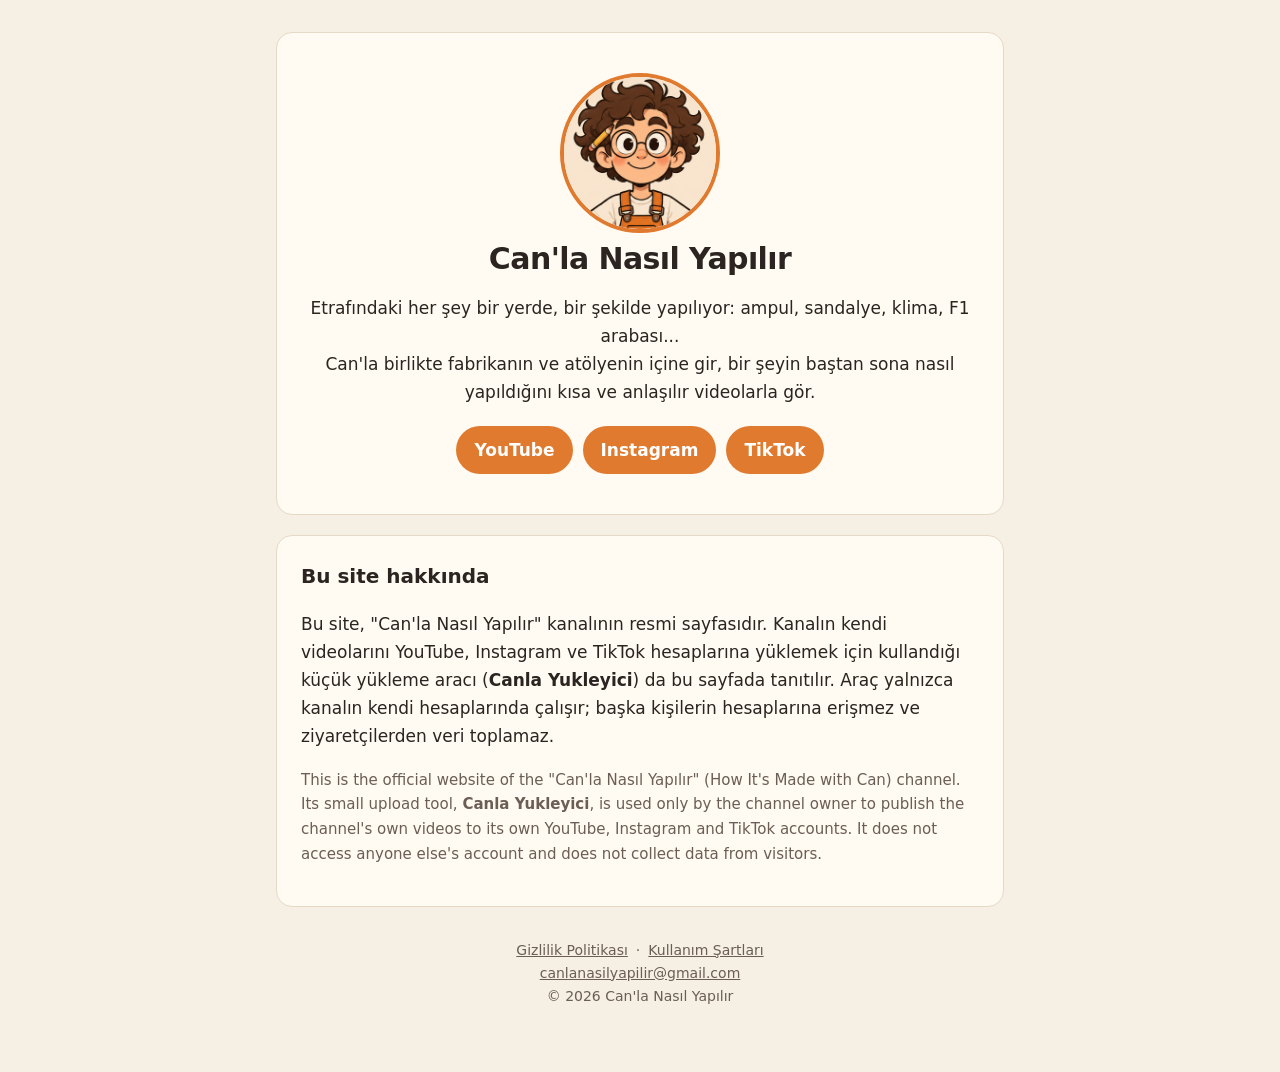
<file: index.html>
<!doctype html>
<html lang="tr">
<head>
  <meta charset="utf-8">
  <meta name="viewport" content="width=device-width, initial-scale=1">
  <title>Can'la Nasıl Yapılır</title>
  <meta name="description" content="Etrafındaki her şey bir yerde yapılıyor. Can'la fabrikanın içine gir, nasıl olduğunu gör.">
  <link rel="icon" href="can.png">
  <link rel="stylesheet" href="stil.css">
</head>
<body>
  <div class="sayfa">
    <div class="kart hero">
      <img src="can.png" alt="Can">
      <h1>Can'la Nasıl Yapılır</h1>
      <p>Etrafındaki her şey bir yerde, bir şekilde yapılıyor: ampul, sandalye, klima, F1 arabası...<br>
         Can'la birlikte fabrikanın ve atölyenin içine gir, bir şeyin baştan sona nasıl yapıldığını kısa ve anlaşılır videolarla gör.</p>
      <div class="baglantilar">
        <a href="https://www.youtube.com/@canlanasilyapilir">YouTube</a>
        <a href="https://www.instagram.com/canlanasilyapilir/">Instagram</a>
        <a href="https://www.tiktok.com/@canlanasilyapilir">TikTok</a>
      </div>
    </div>

    <div class="kart">
      <h2>Bu site hakkında</h2>
      <p>Bu site, "Can'la Nasıl Yapılır" kanalının resmi sayfasıdır. Kanalın kendi videolarını
         YouTube, Instagram ve TikTok hesaplarına yüklemek için kullandığı küçük yükleme aracı
         (<strong>Canla Yukleyici</strong>) da bu sayfada tanıtılır. Araç yalnızca kanalın kendi hesaplarında çalışır;
         başka kişilerin hesaplarına erişmez ve ziyaretçilerden veri toplamaz.</p>
      <p class="soluk" lang="en">This is the official website of the "Can'la Nasıl Yapılır" (How It's Made with Can) channel.
         Its small upload tool, <strong>Canla Yukleyici</strong>, is used only by the channel owner to publish the channel's own
         videos to its own YouTube, Instagram and TikTok accounts. It does not access anyone else's account and does not
         collect data from visitors.</p>
    </div>

    <footer>
      <a href="gizlilik.html">Gizlilik Politikası</a>·<a href="sartlar.html">Kullanım Şartları</a>
      <div><a href="mailto:canlanasilyapilir@gmail.com">canlanasilyapilir@gmail.com</a></div>
      <div>© 2026 Can'la Nasıl Yapılır</div>
    </footer>
  </div>
</body>
</html>
</file>
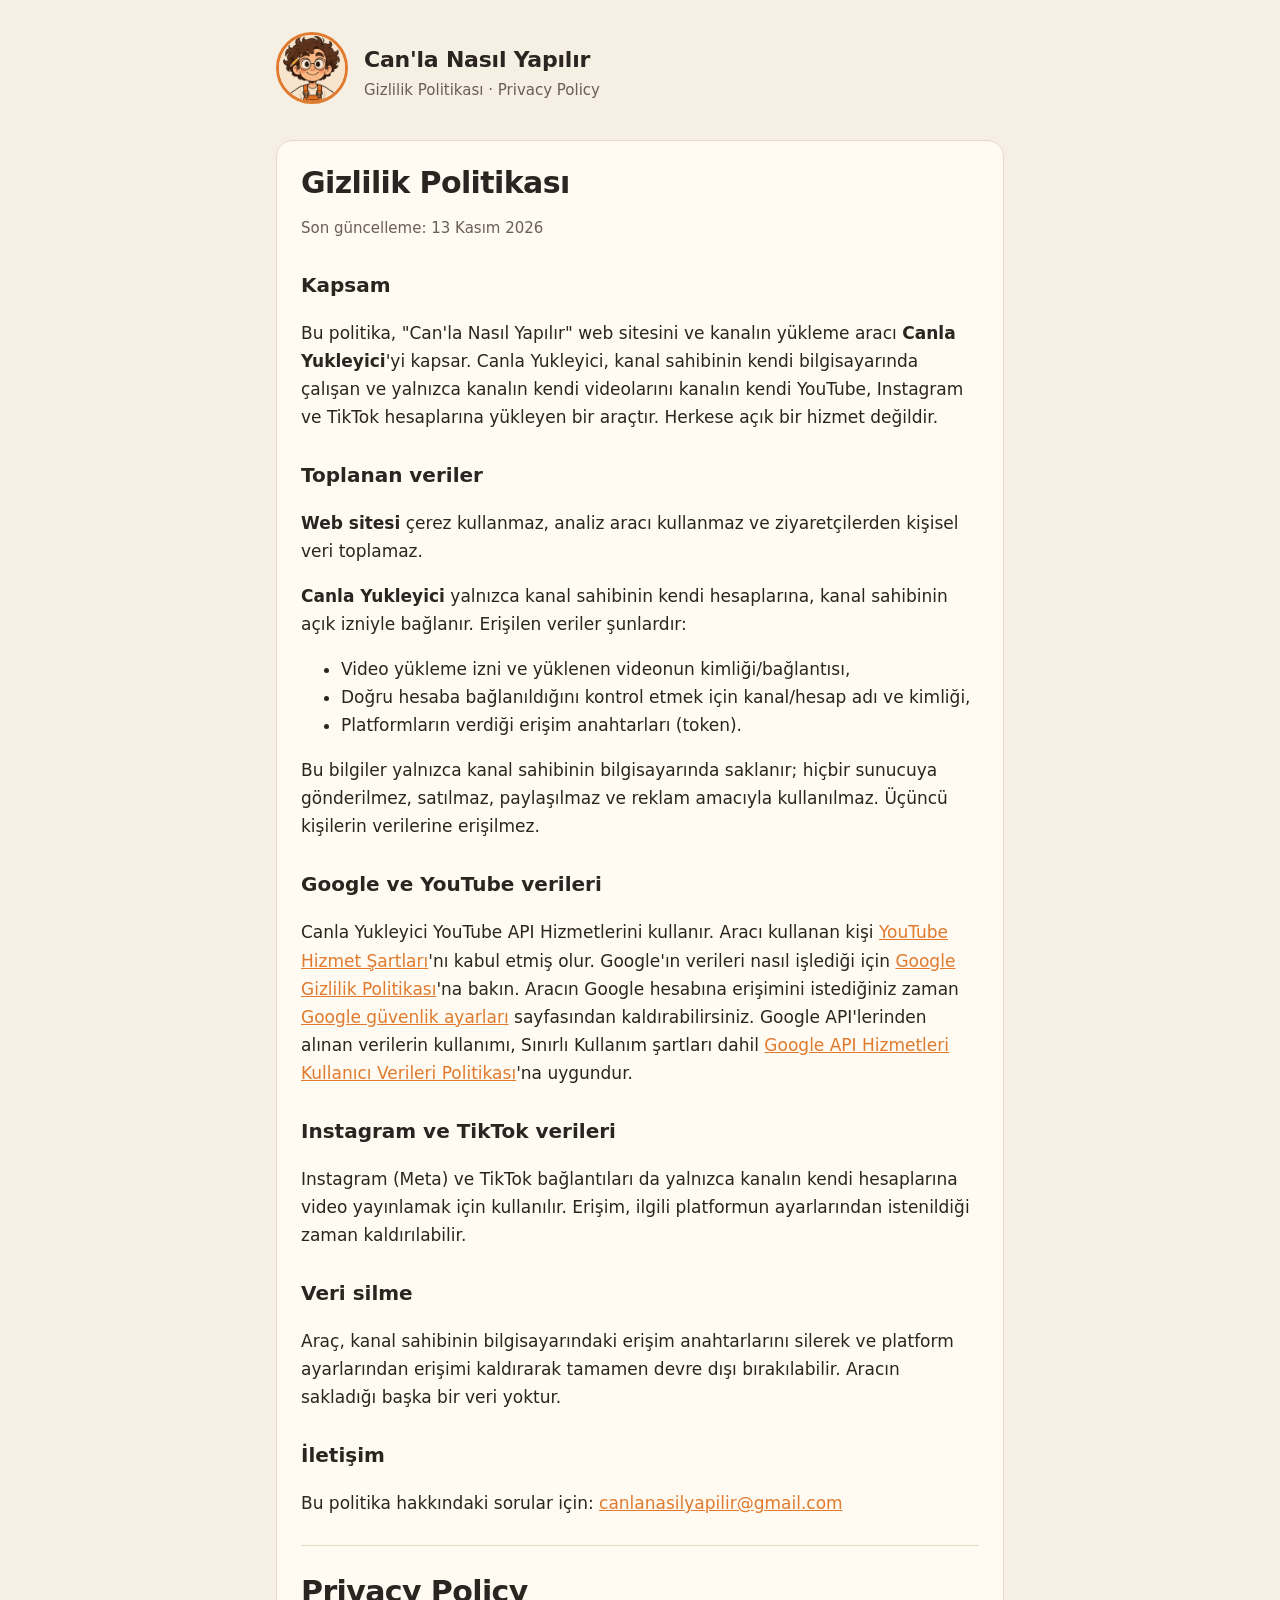
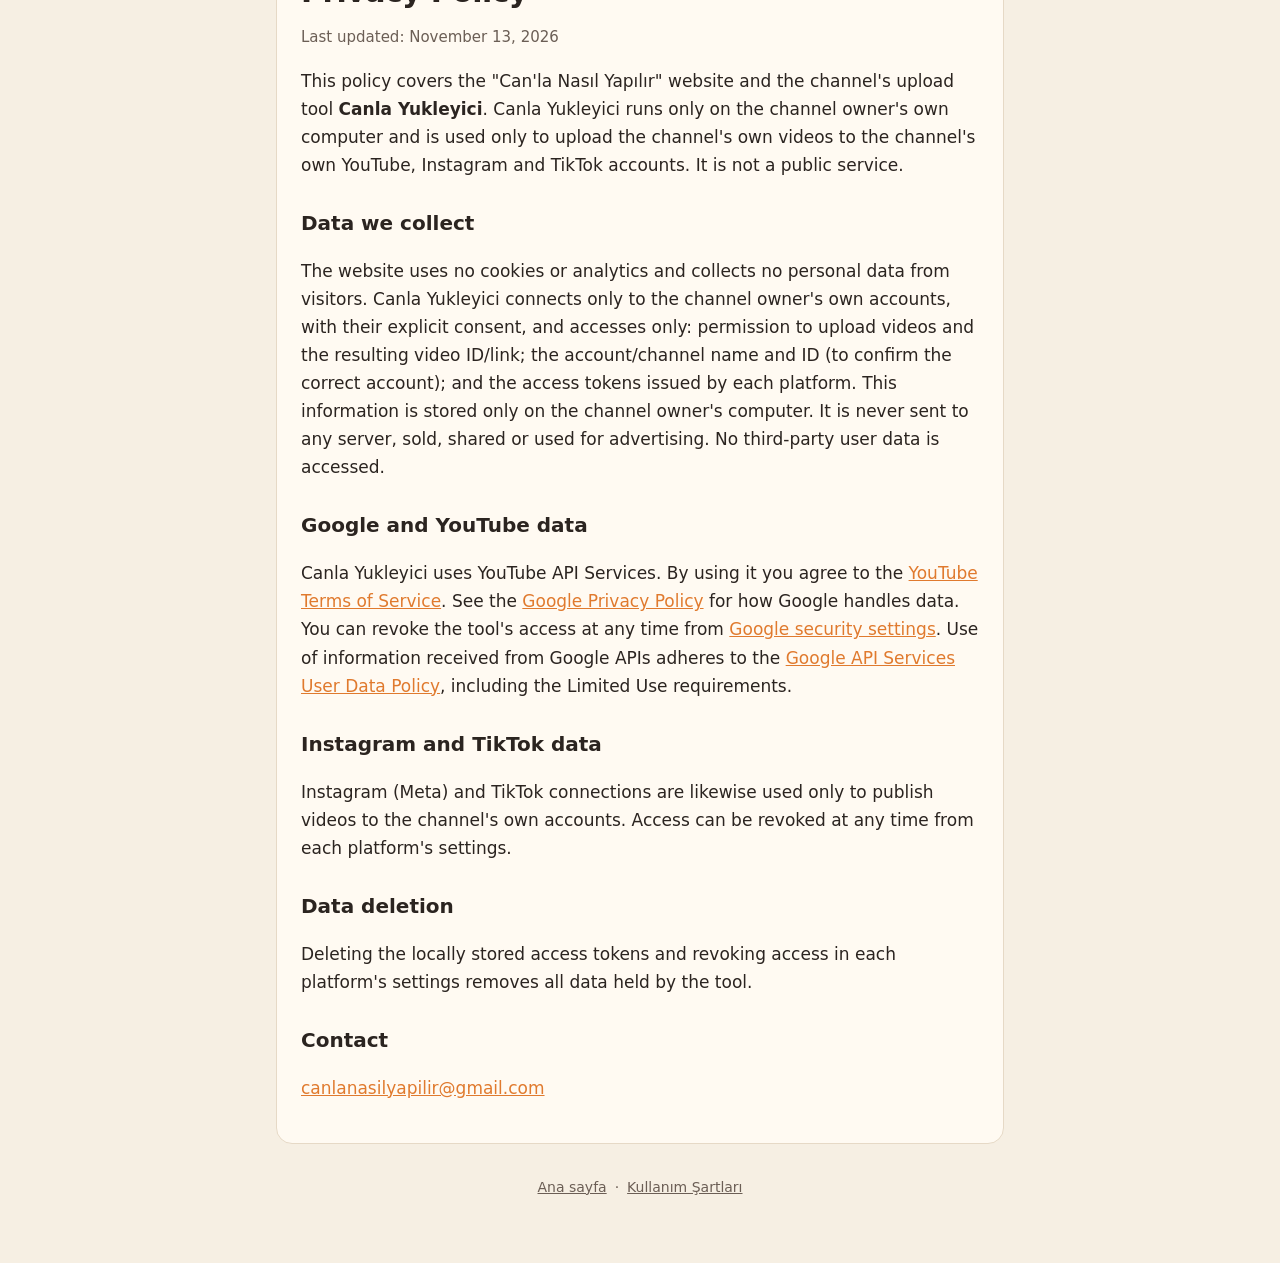
<file: gizlilik.html>
<!doctype html>
<html lang="tr">
<head>
  <meta charset="utf-8">
  <meta name="viewport" content="width=device-width, initial-scale=1">
  <title>Gizlilik Politikası</title>
  <link rel="icon" href="can.png">
  <link rel="stylesheet" href="stil.css">
</head>
<body>
  <div class="sayfa">
    <header>
      <a href="index.html"><img src="can.png" alt="Can"></a>
      <div><a href="index.html" class="ad">Can'la Nasıl Yapılır</a><div class="alt">Gizlilik Politikası · Privacy Policy</div></div>
    </header>

    <div class="kart">
      <h1>Gizlilik Politikası</h1>
      <p class="soluk">Son güncelleme: 13 Kasım 2026</p>

      <h2>Kapsam</h2>
      <p>Bu politika, "Can'la Nasıl Yapılır" web sitesini ve kanalın yükleme aracı <strong>Canla Yukleyici</strong>'yi kapsar.
         Canla Yukleyici, kanal sahibinin kendi bilgisayarında çalışan ve yalnızca kanalın kendi videolarını kanalın kendi
         YouTube, Instagram ve TikTok hesaplarına yükleyen bir araçtır. Herkese açık bir hizmet değildir.</p>

      <h2>Toplanan veriler</h2>
      <p><strong>Web sitesi</strong> çerez kullanmaz, analiz aracı kullanmaz ve ziyaretçilerden kişisel veri toplamaz.</p>
      <p><strong>Canla Yukleyici</strong> yalnızca kanal sahibinin kendi hesaplarına, kanal sahibinin açık izniyle bağlanır.
         Erişilen veriler şunlardır:</p>
      <ul>
        <li>Video yükleme izni ve yüklenen videonun kimliği/bağlantısı,</li>
        <li>Doğru hesaba bağlanıldığını kontrol etmek için kanal/hesap adı ve kimliği,</li>
        <li>Platformların verdiği erişim anahtarları (token).</li>
      </ul>
      <p>Bu bilgiler yalnızca kanal sahibinin bilgisayarında saklanır; hiçbir sunucuya gönderilmez, satılmaz,
         paylaşılmaz ve reklam amacıyla kullanılmaz. Üçüncü kişilerin verilerine erişilmez.</p>

      <h2>Google ve YouTube verileri</h2>
      <p>Canla Yukleyici YouTube API Hizmetlerini kullanır. Aracı kullanan kişi
         <a href="https://www.youtube.com/t/terms">YouTube Hizmet Şartları</a>'nı kabul etmiş olur.
         Google'ın verileri nasıl işlediği için <a href="https://policies.google.com/privacy">Google Gizlilik Politikası</a>'na bakın.
         Aracın Google hesabına erişimini istediğiniz zaman
         <a href="https://myaccount.google.com/permissions">Google güvenlik ayarları</a> sayfasından kaldırabilirsiniz.
         Google API'lerinden alınan verilerin kullanımı, Sınırlı Kullanım şartları dahil
         <a href="https://developers.google.com/terms/api-services-user-data-policy">Google API Hizmetleri Kullanıcı Verileri Politikası</a>'na uygundur.</p>

      <h2>Instagram ve TikTok verileri</h2>
      <p>Instagram (Meta) ve TikTok bağlantıları da yalnızca kanalın kendi hesaplarına video yayınlamak için kullanılır.
         Erişim, ilgili platformun ayarlarından istenildiği zaman kaldırılabilir.</p>

      <h2>Veri silme</h2>
      <p>Araç, kanal sahibinin bilgisayarındaki erişim anahtarlarını silerek ve platform ayarlarından erişimi kaldırarak
         tamamen devre dışı bırakılabilir. Aracın sakladığı başka bir veri yoktur.</p>

      <h2>İletişim</h2>
      <p>Bu politika hakkındaki sorular için: <a href="mailto:canlanasilyapilir@gmail.com">canlanasilyapilir@gmail.com</a></p>

      <hr>

      <div lang="en">
        <h1>Privacy Policy</h1>
        <p class="soluk">Last updated: November 13, 2026</p>
        <p>This policy covers the "Can'la Nasıl Yapılır" website and the channel's upload tool <strong>Canla Yukleyici</strong>.
           Canla Yukleyici runs only on the channel owner's own computer and is used only to upload the channel's own videos
           to the channel's own YouTube, Instagram and TikTok accounts. It is not a public service.</p>
        <h2>Data we collect</h2>
        <p>The website uses no cookies or analytics and collects no personal data from visitors. Canla Yukleyici connects only to
           the channel owner's own accounts, with their explicit consent, and accesses only: permission to upload videos and the
           resulting video ID/link; the account/channel name and ID (to confirm the correct account); and the access tokens issued
           by each platform. This information is stored only on the channel owner's computer. It is never sent to any server,
           sold, shared or used for advertising. No third-party user data is accessed.</p>
        <h2>Google and YouTube data</h2>
        <p>Canla Yukleyici uses YouTube API Services. By using it you agree to the
           <a href="https://www.youtube.com/t/terms">YouTube Terms of Service</a>. See the
           <a href="https://policies.google.com/privacy">Google Privacy Policy</a> for how Google handles data. You can revoke the
           tool's access at any time from <a href="https://myaccount.google.com/permissions">Google security settings</a>.
           Use of information received from Google APIs adheres to the
           <a href="https://developers.google.com/terms/api-services-user-data-policy">Google API Services User Data Policy</a>,
           including the Limited Use requirements.</p>
        <h2>Instagram and TikTok data</h2>
        <p>Instagram (Meta) and TikTok connections are likewise used only to publish videos to the channel's own accounts.
           Access can be revoked at any time from each platform's settings.</p>
        <h2>Data deletion</h2>
        <p>Deleting the locally stored access tokens and revoking access in each platform's settings removes all data held by the tool.</p>
        <h2>Contact</h2>
        <p><a href="mailto:canlanasilyapilir@gmail.com">canlanasilyapilir@gmail.com</a></p>
      </div>
    </div>

    <footer><a href="index.html">Ana sayfa</a>·<a href="sartlar.html">Kullanım Şartları</a></footer>
  </div>
</body>
</html>
</file>
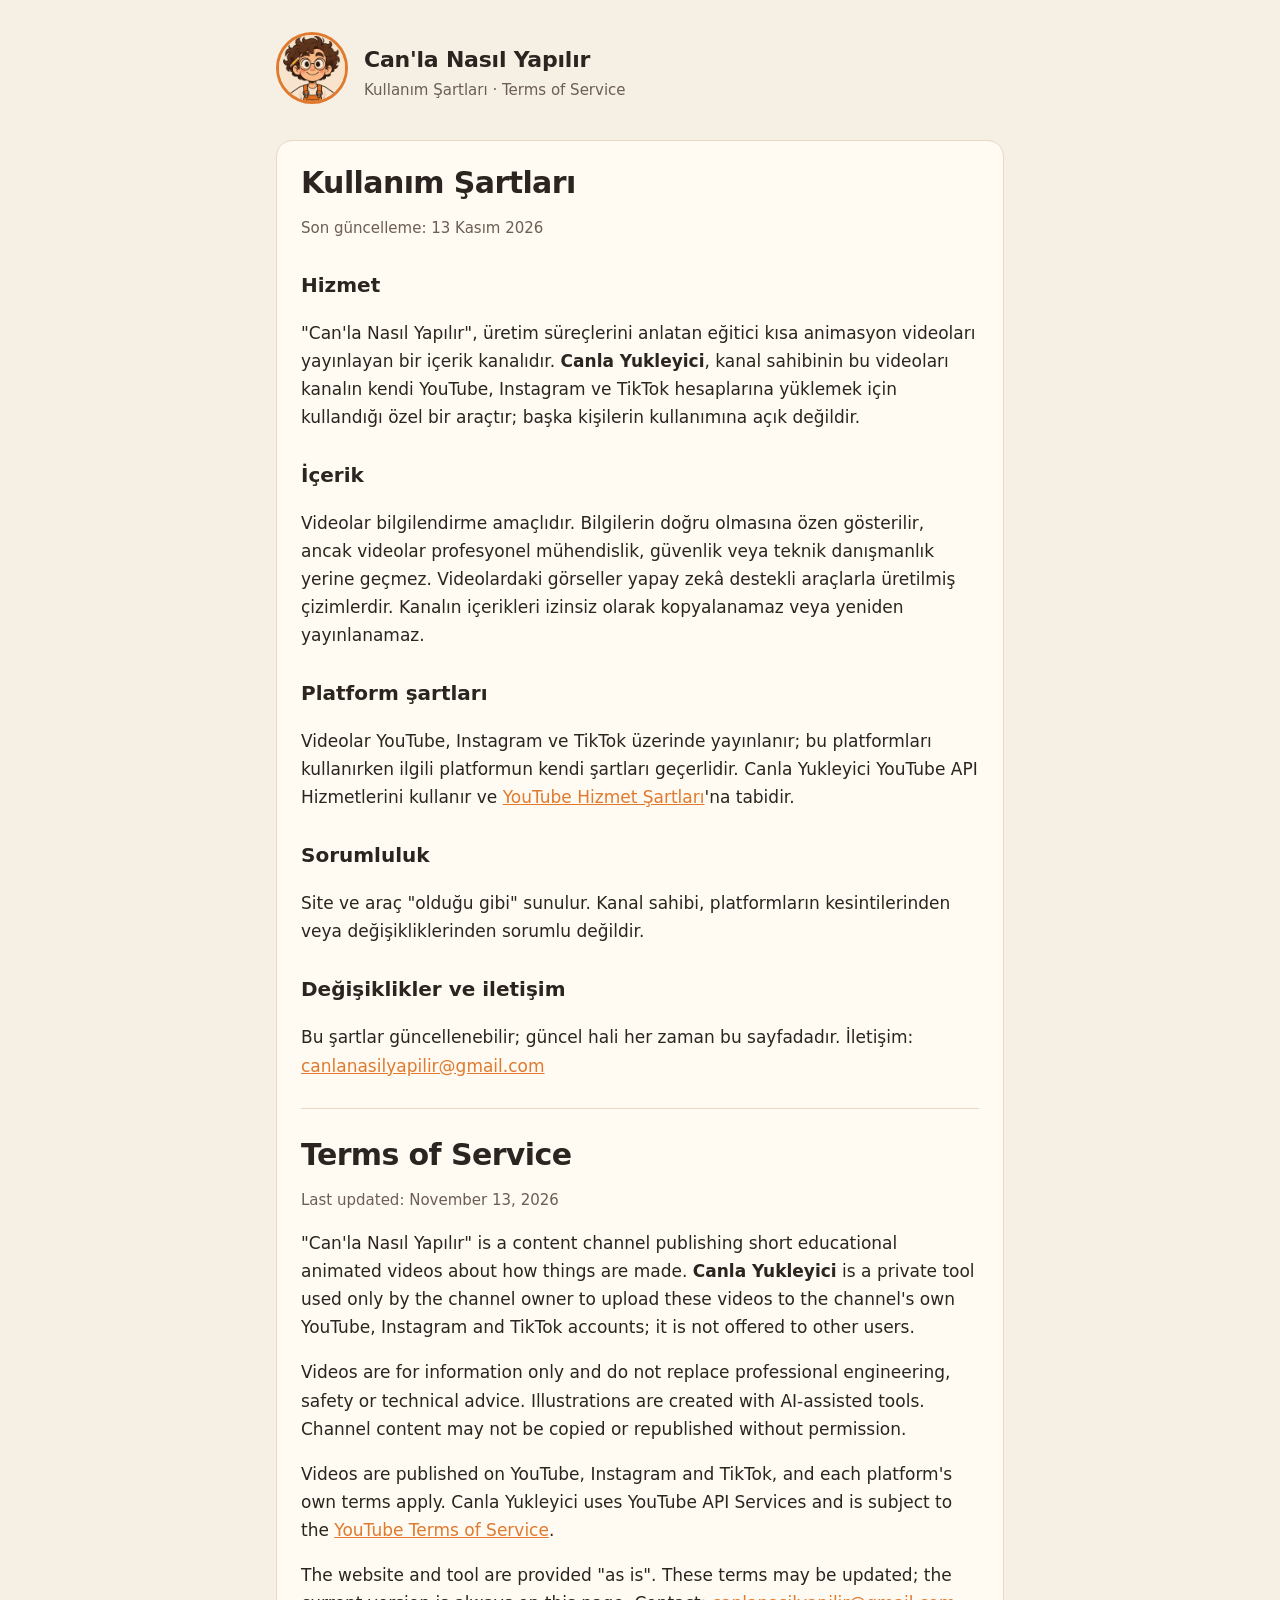
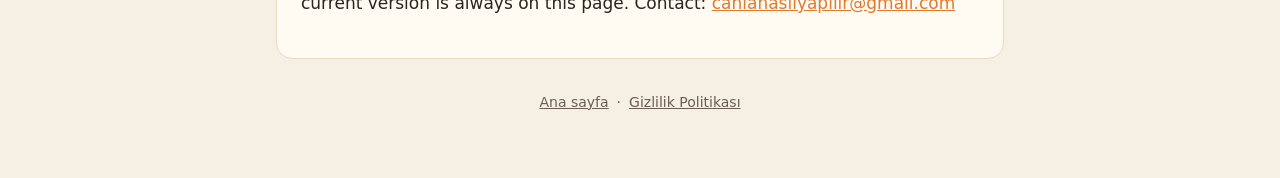
<file: sartlar.html>
<!doctype html>
<html lang="tr">
<head>
  <meta charset="utf-8">
  <meta name="viewport" content="width=device-width, initial-scale=1">
  <title>Kullanım Şartları</title>
  <link rel="icon" href="can.png">
  <link rel="stylesheet" href="stil.css">
</head>
<body>
  <div class="sayfa">
    <header>
      <a href="index.html"><img src="can.png" alt="Can"></a>
      <div><a href="index.html" class="ad">Can'la Nasıl Yapılır</a><div class="alt">Kullanım Şartları · Terms of Service</div></div>
    </header>

    <div class="kart">
      <h1>Kullanım Şartları</h1>
      <p class="soluk">Son güncelleme: 13 Kasım 2026</p>

      <h2>Hizmet</h2>
      <p>"Can'la Nasıl Yapılır", üretim süreçlerini anlatan eğitici kısa animasyon videoları yayınlayan bir içerik kanalıdır.
         <strong>Canla Yukleyici</strong>, kanal sahibinin bu videoları kanalın kendi YouTube, Instagram ve TikTok hesaplarına
         yüklemek için kullandığı özel bir araçtır; başka kişilerin kullanımına açık değildir.</p>

      <h2>İçerik</h2>
      <p>Videolar bilgilendirme amaçlıdır. Bilgilerin doğru olmasına özen gösterilir, ancak videolar profesyonel mühendislik,
         güvenlik veya teknik danışmanlık yerine geçmez. Videolardaki görseller yapay zekâ destekli araçlarla üretilmiş
         çizimlerdir. Kanalın içerikleri izinsiz olarak kopyalanamaz veya yeniden yayınlanamaz.</p>

      <h2>Platform şartları</h2>
      <p>Videolar YouTube, Instagram ve TikTok üzerinde yayınlanır; bu platformları kullanırken ilgili platformun kendi
         şartları geçerlidir. Canla Yukleyici YouTube API Hizmetlerini kullanır ve
         <a href="https://www.youtube.com/t/terms">YouTube Hizmet Şartları</a>'na tabidir.</p>

      <h2>Sorumluluk</h2>
      <p>Site ve araç "olduğu gibi" sunulur. Kanal sahibi, platformların kesintilerinden veya değişikliklerinden sorumlu değildir.</p>

      <h2>Değişiklikler ve iletişim</h2>
      <p>Bu şartlar güncellenebilir; güncel hali her zaman bu sayfadadır. İletişim:
         <a href="mailto:canlanasilyapilir@gmail.com">canlanasilyapilir@gmail.com</a></p>

      <hr>

      <div lang="en">
        <h1>Terms of Service</h1>
        <p class="soluk">Last updated: November 13, 2026</p>
        <p>"Can'la Nasıl Yapılır" is a content channel publishing short educational animated videos about how things are made.
           <strong>Canla Yukleyici</strong> is a private tool used only by the channel owner to upload these videos to the channel's
           own YouTube, Instagram and TikTok accounts; it is not offered to other users.</p>
        <p>Videos are for information only and do not replace professional engineering, safety or technical advice. Illustrations
           are created with AI-assisted tools. Channel content may not be copied or republished without permission.</p>
        <p>Videos are published on YouTube, Instagram and TikTok, and each platform's own terms apply. Canla Yukleyici uses YouTube
           API Services and is subject to the <a href="https://www.youtube.com/t/terms">YouTube Terms of Service</a>.</p>
        <p>The website and tool are provided "as is". These terms may be updated; the current version is always on this page.
           Contact: <a href="mailto:canlanasilyapilir@gmail.com">canlanasilyapilir@gmail.com</a></p>
      </div>
    </div>

    <footer><a href="index.html">Ana sayfa</a>·<a href="gizlilik.html">Gizlilik Politikası</a></footer>
  </div>
</body>
</html>
</file>
<file: stil.css>
:root {
  --zemin: #f6efe3;
  --kart: #fffaf2;
  --metin: #2b2420;
  --soluk: #6b5e55;
  --vurgu: #e07a2e;
  --cizgi: #e6d9c6;
}
@media (prefers-color-scheme: dark) {
  :root {
    --zemin: #1d1916;
    --kart: #26211d;
    --metin: #f2e9dc;
    --soluk: #b9aa98;
    --vurgu: #f0a35e;
    --cizgi: #3a322b;
  }
}
* { box-sizing: border-box; }
body {
  margin: 0;
  background: var(--zemin);
  color: var(--metin);
  font: 17px/1.65 system-ui, -apple-system, "Segoe UI", Roboto, sans-serif;
}
.sayfa { max-width: 760px; margin: 0 auto; padding: 32px 16px 64px; }
header { display: flex; align-items: center; gap: 16px; margin-bottom: 28px; }
header img { width: 72px; height: 72px; border-radius: 50%; border: 3px solid var(--vurgu); }
header a { color: inherit; text-decoration: none; }
header .ad { font-size: 22px; font-weight: 800; letter-spacing: -0.01em; }
header .alt { color: var(--soluk); font-size: 15px; }
.kart {
  background: var(--kart);
  border: 1px solid var(--cizgi);
  border-radius: 16px;
  padding: 24px;
  margin-bottom: 20px;
}
h1 { font-size: 30px; line-height: 1.2; margin: 0 0 12px; letter-spacing: -0.02em; }
h2 { font-size: 20px; margin: 28px 0 8px; }
h2:first-child { margin-top: 0; }
p, li { color: var(--metin); }
.soluk { color: var(--soluk); font-size: 15px; }
a { color: var(--vurgu); }
.hero { text-align: center; padding: 40px 24px; }
.hero img { width: 160px; height: 160px; border-radius: 50%; border: 4px solid var(--vurgu); }
.baglantilar { display: flex; flex-wrap: wrap; justify-content: center; gap: 10px; margin-top: 20px; }
.baglantilar a {
  display: inline-block;
  padding: 10px 18px;
  border-radius: 999px;
  background: var(--vurgu);
  color: #fff;
  font-weight: 700;
  text-decoration: none;
}
footer { text-align: center; color: var(--soluk); font-size: 14px; margin-top: 32px; }
footer a { color: var(--soluk); margin: 0 8px; }
hr { border: none; border-top: 1px solid var(--cizgi); margin: 28px 0; }
</file>
